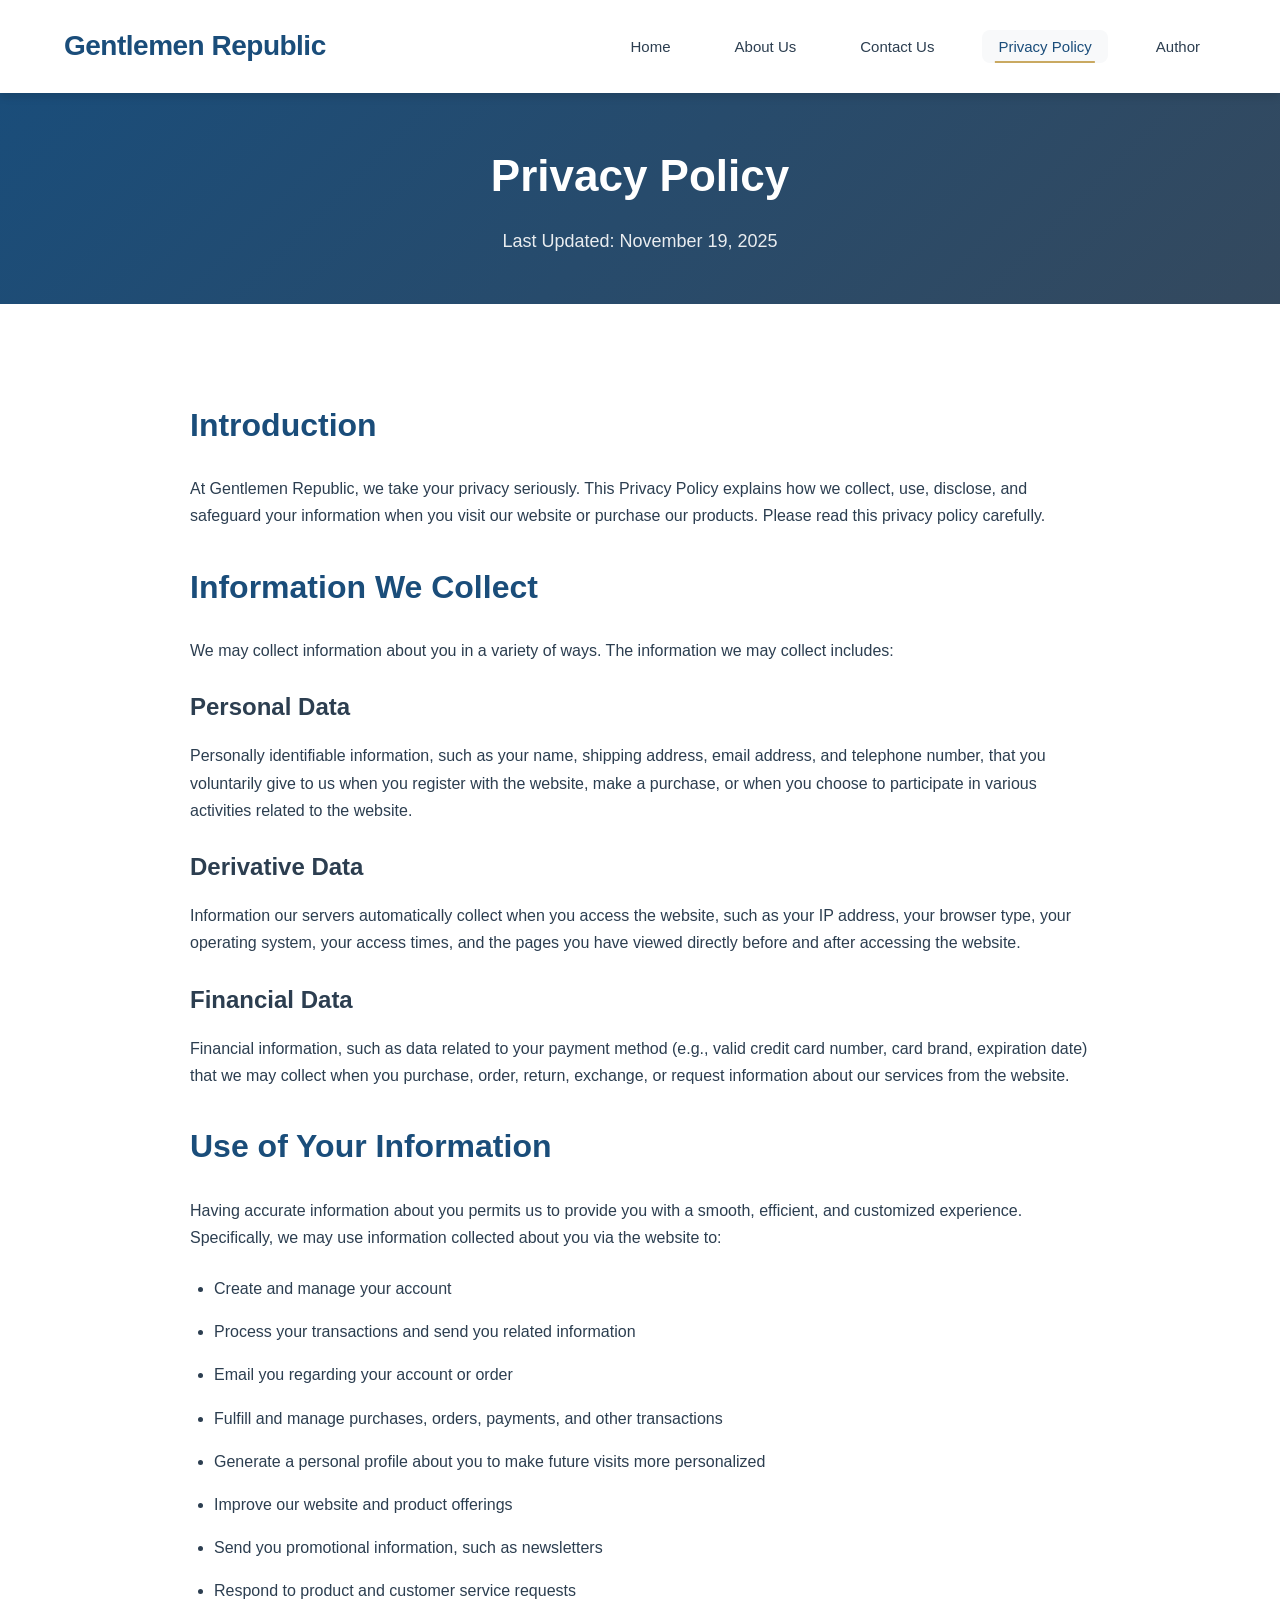
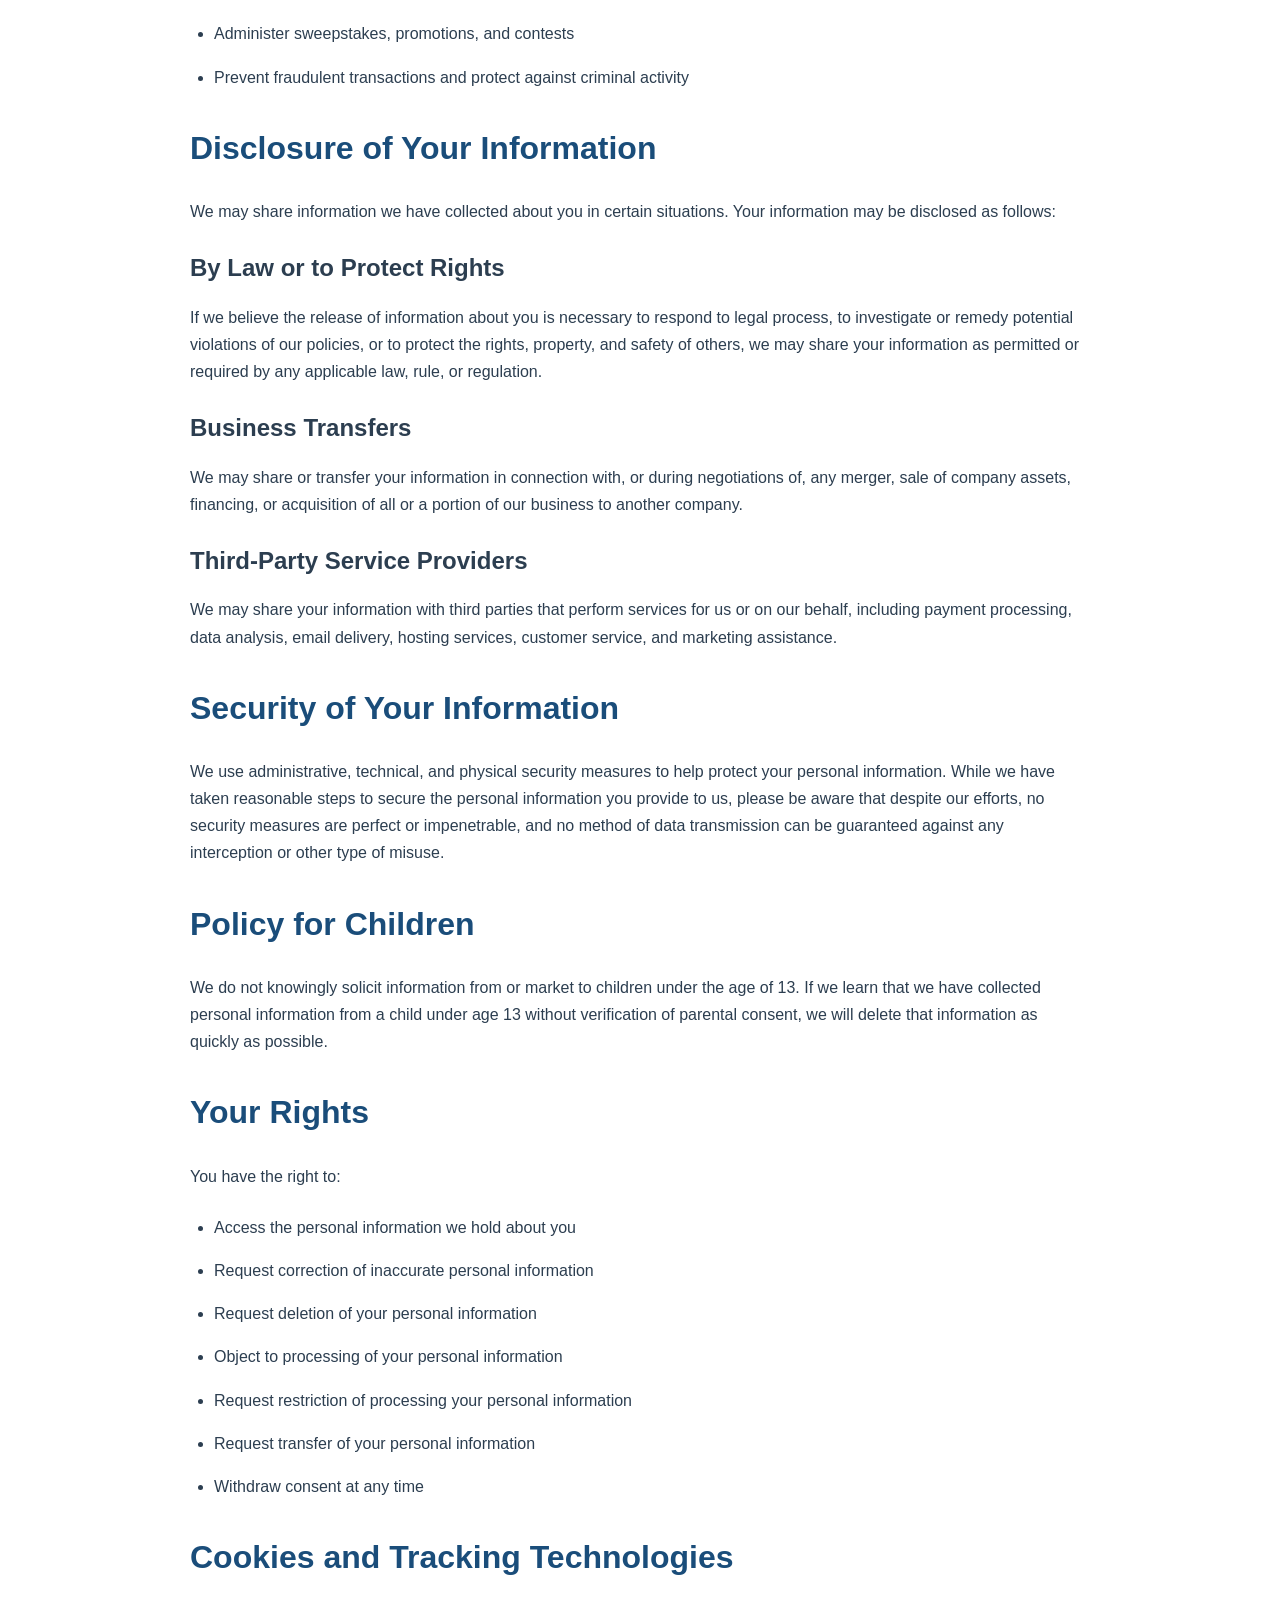
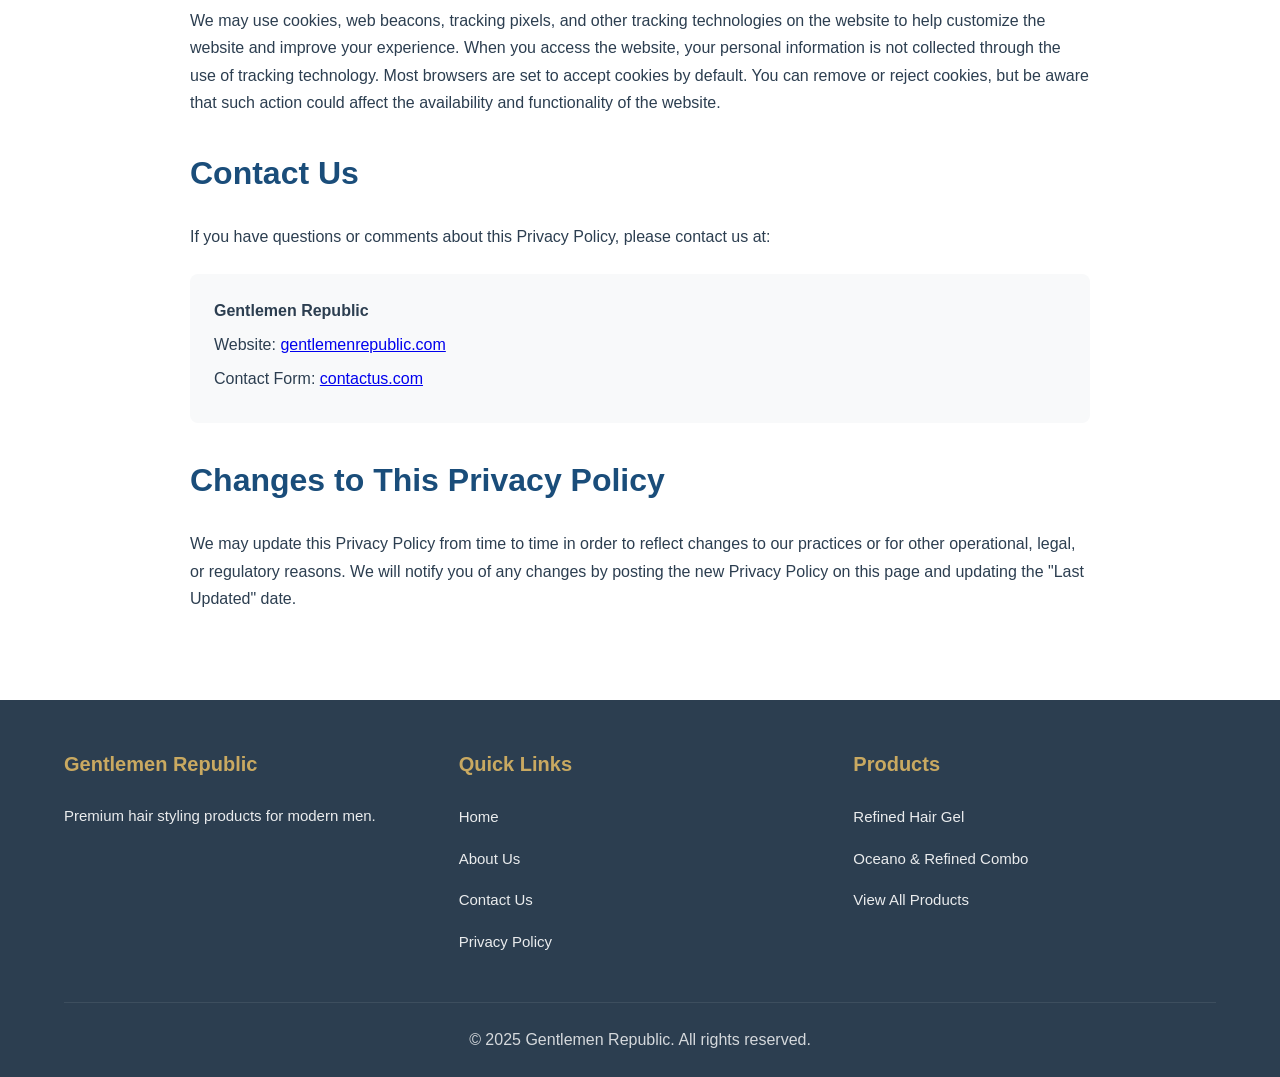
<file: privacy-policy.html>
<!DOCTYPE html>
<html lang="en">
<head>
    <meta charset="UTF-8">
    <meta name="viewport" content="width=device-width, initial-scale=1.0">
    <meta name="robots" content="index, follow">
    <meta name="keywords" content="privacy policy, gentlemen republic, men's grooming privacy">
    <meta name="description" content="Privacy Policy for Gentlemen Republic - Learn how we protect your personal information and data when you visit our website and purchase our products.">
    <title>Privacy Policy | Gentlemen Republic</title>
    <link rel="canonical" href="https://best hair gel for men.vercel.app/privacy-policy.html">
    <link rel="stylesheet" href="styles.css">
</head>
<body>
    <header class="header">
        <div class="container">
            <nav class="navigation">
                <div class="logo">
                    <h1>Gentlemen Republic</h1>
                </div>
                <ul class="nav-menu">
                    <li><a href="index.html">Home</a></li>
                    <li><a href="about.html">About Us</a></li>
                    <li><a href="https://contactus.com" target="_blank">Contact Us</a></li>
                    <li><a href="privacy-policy.html" class="active">Privacy Policy</a></li>
                    <li><a href="author.html">Author</a></li>
                </ul>
            </nav>
        </div>
    </header>

    <section class="page-hero">
        <div class="container">
            <h1 class="page-title">Privacy Policy</h1>
            <p class="page-subtitle">Last Updated: November 19, 2025</p>
        </div>
    </section>

    <section class="content-section">
        <div class="container">
            <div class="policy-content">
                <h2 class="content-heading">Introduction</h2>
                <p class="content-paragraph">At Gentlemen Republic, we take your privacy seriously. This Privacy Policy explains how we collect, use, disclose, and safeguard your information when you visit our website or purchase our products. Please read this privacy policy carefully.</p>

                <h2 class="content-heading">Information We Collect</h2>
                <p class="content-paragraph">We may collect information about you in a variety of ways. The information we may collect includes:</p>
                
                <h3 class="content-subheading">Personal Data</h3>
                <p class="content-paragraph">Personally identifiable information, such as your name, shipping address, email address, and telephone number, that you voluntarily give to us when you register with the website, make a purchase, or when you choose to participate in various activities related to the website.</p>
                
                <h3 class="content-subheading">Derivative Data</h3>
                <p class="content-paragraph">Information our servers automatically collect when you access the website, such as your IP address, your browser type, your operating system, your access times, and the pages you have viewed directly before and after accessing the website.</p>
                
                <h3 class="content-subheading">Financial Data</h3>
                <p class="content-paragraph">Financial information, such as data related to your payment method (e.g., valid credit card number, card brand, expiration date) that we may collect when you purchase, order, return, exchange, or request information about our services from the website.</p>

                <h2 class="content-heading">Use of Your Information</h2>
                <p class="content-paragraph">Having accurate information about you permits us to provide you with a smooth, efficient, and customized experience. Specifically, we may use information collected about you via the website to:</p>
                
                <ul class="feature-list">
                    <li>Create and manage your account</li>
                    <li>Process your transactions and send you related information</li>
                    <li>Email you regarding your account or order</li>
                    <li>Fulfill and manage purchases, orders, payments, and other transactions</li>
                    <li>Generate a personal profile about you to make future visits more personalized</li>
                    <li>Improve our website and product offerings</li>
                    <li>Send you promotional information, such as newsletters</li>
                    <li>Respond to product and customer service requests</li>
                    <li>Administer sweepstakes, promotions, and contests</li>
                    <li>Prevent fraudulent transactions and protect against criminal activity</li>
                </ul>

                <h2 class="content-heading">Disclosure of Your Information</h2>
                <p class="content-paragraph">We may share information we have collected about you in certain situations. Your information may be disclosed as follows:</p>
                
                <h3 class="content-subheading">By Law or to Protect Rights</h3>
                <p class="content-paragraph">If we believe the release of information about you is necessary to respond to legal process, to investigate or remedy potential violations of our policies, or to protect the rights, property, and safety of others, we may share your information as permitted or required by any applicable law, rule, or regulation.</p>
                
                <h3 class="content-subheading">Business Transfers</h3>
                <p class="content-paragraph">We may share or transfer your information in connection with, or during negotiations of, any merger, sale of company assets, financing, or acquisition of all or a portion of our business to another company.</p>
                
                <h3 class="content-subheading">Third-Party Service Providers</h3>
                <p class="content-paragraph">We may share your information with third parties that perform services for us or on our behalf, including payment processing, data analysis, email delivery, hosting services, customer service, and marketing assistance.</p>

                <h2 class="content-heading">Security of Your Information</h2>
                <p class="content-paragraph">We use administrative, technical, and physical security measures to help protect your personal information. While we have taken reasonable steps to secure the personal information you provide to us, please be aware that despite our efforts, no security measures are perfect or impenetrable, and no method of data transmission can be guaranteed against any interception or other type of misuse.</p>

                <h2 class="content-heading">Policy for Children</h2>
                <p class="content-paragraph">We do not knowingly solicit information from or market to children under the age of 13. If we learn that we have collected personal information from a child under age 13 without verification of parental consent, we will delete that information as quickly as possible.</p>

                <h2 class="content-heading">Your Rights</h2>
                <p class="content-paragraph">You have the right to:</p>
                
                <ul class="feature-list">
                    <li>Access the personal information we hold about you</li>
                    <li>Request correction of inaccurate personal information</li>
                    <li>Request deletion of your personal information</li>
                    <li>Object to processing of your personal information</li>
                    <li>Request restriction of processing your personal information</li>
                    <li>Request transfer of your personal information</li>
                    <li>Withdraw consent at any time</li>
                </ul>

                <h2 class="content-heading">Cookies and Tracking Technologies</h2>
                <p class="content-paragraph">We may use cookies, web beacons, tracking pixels, and other tracking technologies on the website to help customize the website and improve your experience. When you access the website, your personal information is not collected through the use of tracking technology. Most browsers are set to accept cookies by default. You can remove or reject cookies, but be aware that such action could affect the availability and functionality of the website.</p>

                <h2 class="content-heading">Contact Us</h2>
                <p class="content-paragraph">If you have questions or comments about this Privacy Policy, please contact us at:</p>
                
                <div class="contact-info">
                    <p><strong>Gentlemen Republic</strong></p>
                    <p>Website: <a href="https://gentlemenrepublic.com" target="_blank">gentlemenrepublic.com</a></p>
                    <p>Contact Form: <a href="https://contactus.com" target="_blank">contactus.com</a></p>
                </div>

                <h2 class="content-heading">Changes to This Privacy Policy</h2>
                <p class="content-paragraph">We may update this Privacy Policy from time to time in order to reflect changes to our practices or for other operational, legal, or regulatory reasons. We will notify you of any changes by posting the new Privacy Policy on this page and updating the "Last Updated" date.</p>
            </div>
        </div>
    </section>

    <footer class="footer">
        <div class="container">
            <div class="footer-content">
                <div class="footer-section">
                    <h3 class="footer-title">Gentlemen Republic</h3>
                    <p class="footer-description">Premium hair styling products for modern men.</p>
                </div>
                <div class="footer-section">
                    <h3 class="footer-title">Quick Links</h3>
                    <ul class="footer-links">
                        <li><a href="index.html">Home</a></li>
                        <li><a href="about.html">About Us</a></li>
                        <li><a href="https://contactus.com" target="_blank">Contact Us</a></li>
                        <li><a href="privacy-policy.html">Privacy Policy</a></li>
                    </ul>
                </div>
                <div class="footer-section">
                    <h3 class="footer-title">Products</h3>
                    <ul class="footer-links">
                        <li><a href="product-refined-gel.html">Refined Hair Gel</a></li>
                        <li><a href="product-oceano-refined-combo.html">Oceano & Refined Combo</a></li>
                        <li><a href="https://gentlemenrepublic.com" target="_blank">View All Products</a></li>
                    </ul>
                </div>
            </div>
            <div class="footer-bottom">
                <p>&copy; 2025 Gentlemen Republic. All rights reserved.</p>
            </div>
        </div>
    </footer>
</body>
</html>
</file>
<file: styles.css>
/* ========================================
   GENTLEMEN REPUBLIC - PREMIUM HAIR GEL STORE
   ======================================== */

/* ========================================
   GLOBAL STYLES & VARIABLES
   ======================================== */

:root {
    /* Unique Color Theme - Sophisticated Blue & Gold */
    --primary-color: #1a4d7a;
    --primary-light: #2869a3;
    --primary-dark: #0f3352;
    --secondary-color: #c9a961;
    --secondary-light: #d4b76f;
    --secondary-dark: #b39451;
    
    --accent-color: #34495e;
    --text-dark: #2c3e50;
    --text-light: #7f8c8d;
    --background-light: #f8f9fa;
    --background-white: #ffffff;
    
    --success-color: #27ae60;
    --warning-color: #f39c12;
    --danger-color: #e74c3c;
    
    /* Spacing System */
    --spacing-xs: 8px;
    --spacing-sm: 16px;
    --spacing-md: 24px;
    --spacing-lg: 32px;
    --spacing-xl: 48px;
    --spacing-xxl: 64px;
    
    /* Typography */
    --font-primary: 'Segoe UI', Tahoma, Geneva, Verdana, sans-serif;
    --font-size-base: 16px;
    --line-height-base: 1.6;
    
    /* Shadows */
    --shadow-sm: 0 2px 4px rgba(0, 0, 0, 0.1);
    --shadow-md: 0 4px 8px rgba(0, 0, 0, 0.12);
    --shadow-lg: 0 8px 16px rgba(0, 0, 0, 0.15);
    --shadow-xl: 0 12px 24px rgba(0, 0, 0, 0.18);
    
    /* Border Radius */
    --radius-sm: 4px;
    --radius-md: 8px;
    --radius-lg: 12px;
    --radius-xl: 16px;
    
    /* Transitions */
    --transition-fast: 0.2s ease;
    --transition-base: 0.3s ease;
    --transition-slow: 0.5s ease;
}

* {
    margin: 0;
    padding: 0;
    box-sizing: border-box;
}

html {
    scroll-behavior: smooth;
}

body {
    font-family: var(--font-primary);
    font-size: var(--font-size-base);
    line-height: var(--line-height-base);
    color: var(--text-dark);
    background-color: var(--background-light);
}

/* ========================================
   CONTAINER
   ======================================== */

.container {
    max-width: 1200px;
    margin: 0 auto;
    padding: 0 var(--spacing-md);
}

/* ========================================
   HEADER & NAVIGATION
   ======================================== */

.header {
    background-color: var(--background-white);
    box-shadow: var(--shadow-md);
    position: sticky;
    top: 0;
    z-index: 1000;
    animation: slideDown 0.5s ease;
}

@keyframes slideDown {
    from {
        transform: translateY(-100%);
        opacity: 0;
    }
    to {
        transform: translateY(0);
        opacity: 1;
    }
}

.navigation {
    display: flex;
    justify-content: space-between;
    align-items: center;
    padding: var(--spacing-md) 0;
}

.logo h1 {
    font-size: 28px;
    color: var(--primary-color);
    font-weight: 700;
    letter-spacing: -0.5px;
    transition: var(--transition-fast);
}

.logo h1:hover {
    color: var(--primary-light);
    transform: scale(1.02);
}

.nav-menu {
    display: flex;
    list-style: none;
    gap: var(--spacing-lg);
    align-items: center;
}

.nav-menu li a {
    text-decoration: none;
    color: var(--text-dark);
    font-weight: 500;
    font-size: 15px;
    transition: var(--transition-fast);
    padding: var(--spacing-xs) var(--spacing-sm);
    border-radius: var(--radius-md);
    position: relative;
}

.nav-menu li a::after {
    content: '';
    position: absolute;
    bottom: 0;
    left: 50%;
    width: 0;
    height: 2px;
    background-color: var(--secondary-color);
    transition: var(--transition-base);
    transform: translateX(-50%);
}

.nav-menu li a:hover::after,
.nav-menu li a.active::after {
    width: 80%;
}

.nav-menu li a:hover,
.nav-menu li a.active {
    color: var(--primary-color);
    background-color: var(--background-light);
}

/* ========================================
   HERO SECTION
   ======================================== */

.hero {
    background: linear-gradient(135deg, var(--primary-color) 0%, var(--primary-dark) 100%);
    color: var(--background-white);
    padding: var(--spacing-xxl) 0;
    text-align: center;
    position: relative;
    overflow: hidden;
}

.hero::before {
    content: '';
    position: absolute;
    top: -50%;
    right: -10%;
    width: 500px;
    height: 500px;
    background: var(--secondary-color);
    opacity: 0.1;
    border-radius: 50%;
    animation: float 6s ease-in-out infinite;
}

@keyframes float {
    0%, 100% {
        transform: translateY(0) rotate(0deg);
    }
    50% {
        transform: translateY(-20px) rotate(180deg);
    }
}

.hero-content {
    position: relative;
    z-index: 1;
    animation: fadeInUp 0.8s ease;
}

@keyframes fadeInUp {
    from {
        opacity: 0;
        transform: translateY(30px);
    }
    to {
        opacity: 1;
        transform: translateY(0);
    }
}

.hero-title {
    font-size: 48px;
    font-weight: 700;
    margin-bottom: var(--spacing-md);
    letter-spacing: -1px;
}

.hero-description {
    font-size: 20px;
    margin-bottom: var(--spacing-lg);
    max-width: 700px;
    margin-left: auto;
    margin-right: auto;
    line-height: 1.7;
    opacity: 0.95;
}

.cta-button {
    display: inline-block;
    background-color: var(--secondary-color);
    color: var(--text-dark);
    padding: var(--spacing-sm) var(--spacing-xl);
    border-radius: var(--radius-md);
    text-decoration: none;
    font-weight: 600;
    font-size: 18px;
    transition: var(--transition-base);
    box-shadow: var(--shadow-lg);
}

.cta-button:hover {
    background-color: var(--secondary-light);
    transform: translateY(-3px);
    box-shadow: var(--shadow-xl);
}

.cta-button:active {
    transform: translateY(-1px);
}

/* ========================================
   SECTIONS
   ======================================== */

.products,
.benefits,
.related-products,
.content-section,
.values-section,
.author-section,
.featured-products-section {
    padding: var(--spacing-xxl) 0;
}

.section-title {
    font-size: 40px;
    font-weight: 700;
    text-align: center;
    color: var(--primary-color);
    margin-bottom: var(--spacing-md);
    letter-spacing: -0.5px;
}

.section-subtitle {
    font-size: 18px;
    text-align: center;
    color: var(--text-light);
    margin-bottom: var(--spacing-xl);
}

/* ========================================
   PRODUCT GRID
   ======================================== */

.product-grid {
    display: grid;
    grid-template-columns: repeat(auto-fit, minmax(280px, 1fr));
    gap: var(--spacing-lg);
    margin-top: var(--spacing-xl);
}

.product-card {
    background-color: var(--background-white);
    border-radius: var(--radius-lg);
    overflow: hidden;
    box-shadow: var(--shadow-md);
    transition: var(--transition-base);
    animation: fadeIn 0.6s ease;
}

@keyframes fadeIn {
    from {
        opacity: 0;
        transform: scale(0.95);
    }
    to {
        opacity: 1;
        transform: scale(1);
    }
}

.product-card:hover {
    transform: translateY(-8px);
    box-shadow: var(--shadow-xl);
}

.product-image {
    width: 100%;
    height: 300px;
    overflow: hidden;
    background-color: var(--background-light);
}

.product-image img {
    width: 100%;
    height: 100%;
    object-fit: cover;
    transition: var(--transition-slow);
}

.product-card:hover .product-image img {
    transform: scale(1.1);
}

.product-info {
    padding: var(--spacing-md);
}

.product-title {
    font-size: 24px;
    font-weight: 600;
    color: var(--text-dark);
    margin-bottom: var(--spacing-sm);
}

.product-description {
    font-size: 15px;
    color: var(--text-light);
    margin-bottom: var(--spacing-md);
    line-height: 1.6;
}

.product-price {
    font-size: 28px;
    font-weight: 700;
    color: var(--primary-color);
    margin-bottom: var(--spacing-md);
}

.product-features {
    display: flex;
    flex-wrap: wrap;
    gap: var(--spacing-xs);
    margin-bottom: var(--spacing-md);
}

.feature-badge {
    background-color: var(--background-light);
    color: var(--text-dark);
    padding: 6px 12px;
    border-radius: var(--radius-sm);
    font-size: 13px;
    font-weight: 500;
}

.shop-button {
    display: block;
    background-color: #000000;
    color: var(--background-white);
    text-align: center;
    padding: var(--spacing-sm) var(--spacing-md);
    border-radius: var(--radius-md);
    text-decoration: none;
    font-weight: 600;
    font-size: 16px;
    transition: var(--transition-base);
    margin-bottom: var(--spacing-sm);
}

.shop-button:hover {
    background-color: #333333;
    transform: translateY(-2px);
    box-shadow: var(--shadow-lg);
}

.anchor-link {
    display: block;
    text-align: center;
    color: var(--primary-color);
    text-decoration: none;
    font-size: 14px;
    font-weight: 500;
    padding: var(--spacing-xs);
    transition: var(--transition-fast);
}

.anchor-link:hover {
    color: var(--primary-light);
    text-decoration: underline;
}

/* ========================================
   BENEFITS SECTION
   ======================================== */

.benefits {
    background-color: var(--background-white);
}

.benefits-grid {
    display: grid;
    grid-template-columns: repeat(auto-fit, minmax(250px, 1fr));
    gap: var(--spacing-lg);
    margin-top: var(--spacing-xl);
}

.benefit-card {
    text-align: center;
    padding: var(--spacing-lg);
    background-color: var(--background-light);
    border-radius: var(--radius-lg);
    transition: var(--transition-base);
    animation: fadeInUp 0.6s ease;
}

.benefit-card:hover {
    transform: translateY(-5px);
    box-shadow: var(--shadow-lg);
    background-color: var(--background-white);
}

.benefit-icon {
    font-size: 48px;
    color: var(--secondary-color);
    margin-bottom: var(--spacing-md);
    display: inline-block;
    animation: pulse 2s ease-in-out infinite;
}

@keyframes pulse {
    0%, 100% {
        transform: scale(1);
    }
    50% {
        transform: scale(1.1);
    }
}

.benefit-title {
    font-size: 22px;
    font-weight: 600;
    color: var(--primary-color);
    margin-bottom: var(--spacing-sm);
}

.benefit-description {
    font-size: 15px;
    color: var(--text-light);
    line-height: 1.6;
}

/* ========================================
   PRODUCT DETAIL PAGE
   ======================================== */

.product-detail {
    padding: var(--spacing-xxl) 0;
    background-color: var(--background-white);
}

.product-detail-grid {
    display: grid;
    grid-template-columns: 1fr 1fr;
    gap: var(--spacing-xl);
    align-items: start;
}

.product-detail-image img {
    width: 100%;
    border-radius: var(--radius-lg);
    box-shadow: var(--shadow-lg);
    animation: fadeIn 0.6s ease;
}

.product-detail-title {
    font-size: 42px;
    font-weight: 700;
    color: var(--primary-color);
    margin-bottom: var(--spacing-sm);
}

.product-detail-subtitle {
    font-size: 18px;
    color: var(--text-light);
    margin-bottom: var(--spacing-md);
}

.product-detail-price {
    font-size: 36px;
    font-weight: 700;
    color: var(--secondary-color);
    margin-bottom: var(--spacing-lg);
}

.product-detail-description {
    margin-bottom: var(--spacing-lg);
}

.detail-heading {
    font-size: 28px;
    font-weight: 600;
    color: var(--primary-color);
    margin-bottom: var(--spacing-md);
    margin-top: var(--spacing-lg);
}

.detail-subheading {
    font-size: 22px;
    font-weight: 600;
    color: var(--text-dark);
    margin-bottom: var(--spacing-sm);
    margin-top: var(--spacing-md);
}

.feature-list,
.instruction-list {
    margin-left: var(--spacing-md);
    margin-bottom: var(--spacing-md);
}

.feature-list li,
.instruction-list li {
    margin-bottom: var(--spacing-sm);
    line-height: 1.7;
    color: var(--text-dark);
}

.content-paragraph {
    margin-bottom: var(--spacing-md);
    line-height: 1.7;
    color: var(--text-dark);
}

.inline-anchor {
    color: var(--primary-color);
    font-weight: 600;
    text-decoration: none;
    transition: var(--transition-fast);
}

.inline-anchor:hover {
    color: var(--primary-light);
    text-decoration: underline;
}

.product-actions {
    display: flex;
    gap: var(--spacing-md);
    margin-bottom: var(--spacing-lg);
}

.buy-button {
    flex: 1;
    background-color: var(--secondary-color);
    color: var(--text-dark);
    text-align: center;
    padding: var(--spacing-md) var(--spacing-lg);
    border-radius: var(--radius-md);
    text-decoration: none;
    font-weight: 600;
    font-size: 18px;
    transition: var(--transition-base);
    box-shadow: var(--shadow-md);
}

.buy-button:hover {
    background-color: var(--secondary-light);
    transform: translateY(-3px);
    box-shadow: var(--shadow-lg);
}

.back-button {
    flex: 1;
    background-color: var(--accent-color);
    color: var(--background-white);
    text-align: center;
    padding: var(--spacing-md) var(--spacing-lg);
    border-radius: var(--radius-md);
    text-decoration: none;
    font-weight: 600;
    font-size: 18px;
    transition: var(--transition-base);
    box-shadow: var(--shadow-md);
}

.back-button:hover {
    background-color: var(--text-dark);
    transform: translateY(-3px);
    box-shadow: var(--shadow-lg);
}

.product-badges {
    display: flex;
    flex-wrap: wrap;
    gap: var(--spacing-sm);
}

.badge {
    background-color: var(--primary-color);
    color: var(--background-white);
    padding: var(--spacing-xs) var(--spacing-md);
    border-radius: var(--radius-md);
    font-size: 14px;
    font-weight: 500;
}

.product-grid-small {
    display: grid;
    grid-template-columns: repeat(auto-fit, minmax(250px, 1fr));
    gap: var(--spacing-lg);
    margin-top: var(--spacing-lg);
}

/* ========================================
   PAGE HERO
   ======================================== */

.page-hero {
    background: linear-gradient(135deg, var(--primary-color) 0%, var(--accent-color) 100%);
    color: var(--background-white);
    padding: var(--spacing-xl) 0;
    text-align: center;
}

.page-title {
    font-size: 44px;
    font-weight: 700;
    margin-bottom: var(--spacing-sm);
}

.page-subtitle {
    font-size: 18px;
    opacity: 0.9;
}

/* ========================================
   CONTENT SECTIONS
   ======================================== */

.content-section {
    background-color: var(--background-white);
}

.content-grid {
    display: grid;
    grid-template-columns: 1fr 1fr;
    gap: var(--spacing-xl);
    align-items: center;
    margin-top: var(--spacing-lg);
}

.content-heading {
    font-size: 32px;
    font-weight: 600;
    color: var(--primary-color);
    margin-bottom: var(--spacing-md);
    margin-top: var(--spacing-lg);
}

.content-subheading {
    font-size: 24px;
    font-weight: 600;
    color: var(--text-dark);
    margin-bottom: var(--spacing-sm);
    margin-top: var(--spacing-md);
}

.content-image img {
    width: 100%;
    border-radius: var(--radius-lg);
    box-shadow: var(--shadow-lg);
}

/* ========================================
   VALUES SECTION
   ======================================== */

.values-section {
    background-color: var(--background-light);
}

.values-grid {
    display: grid;
    grid-template-columns: repeat(auto-fit, minmax(250px, 1fr));
    gap: var(--spacing-lg);
    margin-top: var(--spacing-xl);
}

.value-card {
    background-color: var(--background-white);
    padding: var(--spacing-lg);
    border-radius: var(--radius-lg);
    text-align: center;
    box-shadow: var(--shadow-md);
    transition: var(--transition-base);
}

.value-card:hover {
    transform: translateY(-5px);
    box-shadow: var(--shadow-xl);
}

.value-icon {
    font-size: 56px;
    margin-bottom: var(--spacing-md);
}

.value-title {
    font-size: 22px;
    font-weight: 600;
    color: var(--primary-color);
    margin-bottom: var(--spacing-sm);
}

.value-description {
    font-size: 15px;
    color: var(--text-light);
    line-height: 1.6;
}

/* ========================================
   AUTHOR SECTION
   ======================================== */

.author-profile {
    display: flex;
    gap: var(--spacing-xl);
    align-items: center;
    background-color: var(--background-white);
    padding: var(--spacing-xl);
    border-radius: var(--radius-lg);
    box-shadow: var(--shadow-lg);
    margin-bottom: var(--spacing-xl);
}

.author-image img {
    width: 250px;
    height: 250px;
    border-radius: 50%;
    box-shadow: var(--shadow-md);
}

.author-name {
    font-size: 36px;
    font-weight: 700;
    color: var(--primary-color);
    margin-bottom: var(--spacing-sm);
}

.author-title {
    font-size: 20px;
    color: var(--text-dark);
    margin-bottom: var(--spacing-xs);
}

.author-credentials {
    font-size: 16px;
    color: var(--text-light);
}

/* ========================================
   POLICY CONTENT
   ======================================== */

.policy-content {
    max-width: 900px;
    margin: 0 auto;
}

.contact-info {
    background-color: var(--background-light);
    padding: var(--spacing-md);
    border-radius: var(--radius-md);
    margin: var(--spacing-md) 0;
}

.contact-info p {
    margin-bottom: var(--spacing-xs);
}

/* ========================================
   CTA SECTION
   ======================================== */

.cta-section {
    background: linear-gradient(135deg, var(--secondary-color) 0%, var(--secondary-dark) 100%);
    padding: var(--spacing-xxl) 0;
    text-align: center;
    color: var(--text-dark);
}

.cta-title {
    font-size: 36px;
    font-weight: 700;
    margin-bottom: var(--spacing-md);
}

.cta-description {
    font-size: 18px;
    margin-bottom: var(--spacing-lg);
    max-width: 600px;
    margin-left: auto;
    margin-right: auto;
}

/* ========================================
   FOOTER
   ======================================== */

.footer {
    background-color: var(--text-dark);
    color: var(--background-white);
    padding: var(--spacing-xl) 0 var(--spacing-md);
}

.footer-content {
    display: grid;
    grid-template-columns: repeat(auto-fit, minmax(250px, 1fr));
    gap: var(--spacing-lg);
    margin-bottom: var(--spacing-lg);
}

.footer-title {
    font-size: 20px;
    font-weight: 600;
    margin-bottom: var(--spacing-md);
    color: var(--secondary-color);
}

.footer-description {
    font-size: 15px;
    line-height: 1.6;
    opacity: 0.9;
}

.footer-links {
    list-style: none;
}

.footer-links li {
    margin-bottom: var(--spacing-sm);
}

.footer-links a {
    color: var(--background-white);
    text-decoration: none;
    font-size: 15px;
    transition: var(--transition-fast);
    opacity: 0.9;
}

.footer-links a:hover {
    color: var(--secondary-color);
    opacity: 1;
    padding-left: 5px;
}

.footer-bottom {
    border-top: 1px solid rgba(255, 255, 255, 0.1);
    padding-top: var(--spacing-md);
    text-align: center;
    opacity: 0.8;
}

/* ========================================
   RESPONSIVE DESIGN
   ======================================== */

@media (max-width: 768px) {
    .nav-menu {
        flex-direction: column;
        gap: var(--spacing-sm);
    }
    
    .hero-title {
        font-size: 32px;
    }
    
    .hero-description {
        font-size: 16px;
    }
    
    .section-title {
        font-size: 28px;
    }
    
    .product-grid {
        grid-template-columns: 1fr;
    }
    
    .product-detail-grid {
        grid-template-columns: 1fr;
    }
    
    .content-grid {
        grid-template-columns: 1fr;
    }
    
    .product-actions {
        flex-direction: column;
    }
    
    .author-profile {
        flex-direction: column;
        text-align: center;
    }
    
    .page-title {
        font-size: 32px;
    }
    
    .product-detail-title {
        font-size: 32px;
    }
}

@media (max-width: 480px) {
    .container {
        padding: 0 var(--spacing-sm);
    }
    
    .hero-title {
        font-size: 24px;
    }
    
    .section-title {
        font-size: 24px;
    }
}

/* ========================================
   ANIMATIONS ON SCROLL
   ======================================== */

@keyframes slideInLeft {
    from {
        opacity: 0;
        transform: translateX(-50px);
    }
    to {
        opacity: 1;
        transform: translateX(0);
    }
}

@keyframes slideInRight {
    from {
        opacity: 0;
        transform: translateX(50px);
    }
    to {
        opacity: 1;
        transform: translateX(0);
    }
}

/* ========================================
   UTILITY CLASSES
   ======================================== */

.text-center {
    text-align: center;
}

.mt-sm { margin-top: var(--spacing-sm); }
.mt-md { margin-top: var(--spacing-md); }
.mt-lg { margin-top: var(--spacing-lg); }
.mt-xl { margin-top: var(--spacing-xl); }

.mb-sm { margin-bottom: var(--spacing-sm); }
.mb-md { margin-bottom: var(--spacing-md); }
.mb-lg { margin-bottom: var(--spacing-lg); }
.mb-xl { margin-bottom: var(--spacing-xl); }

.p-sm { padding: var(--spacing-sm); }
.p-md { padding: var(--spacing-md); }
.p-lg { padding: var(--spacing-lg); }
.p-xl { padding: var(--spacing-xl); }
</file>
